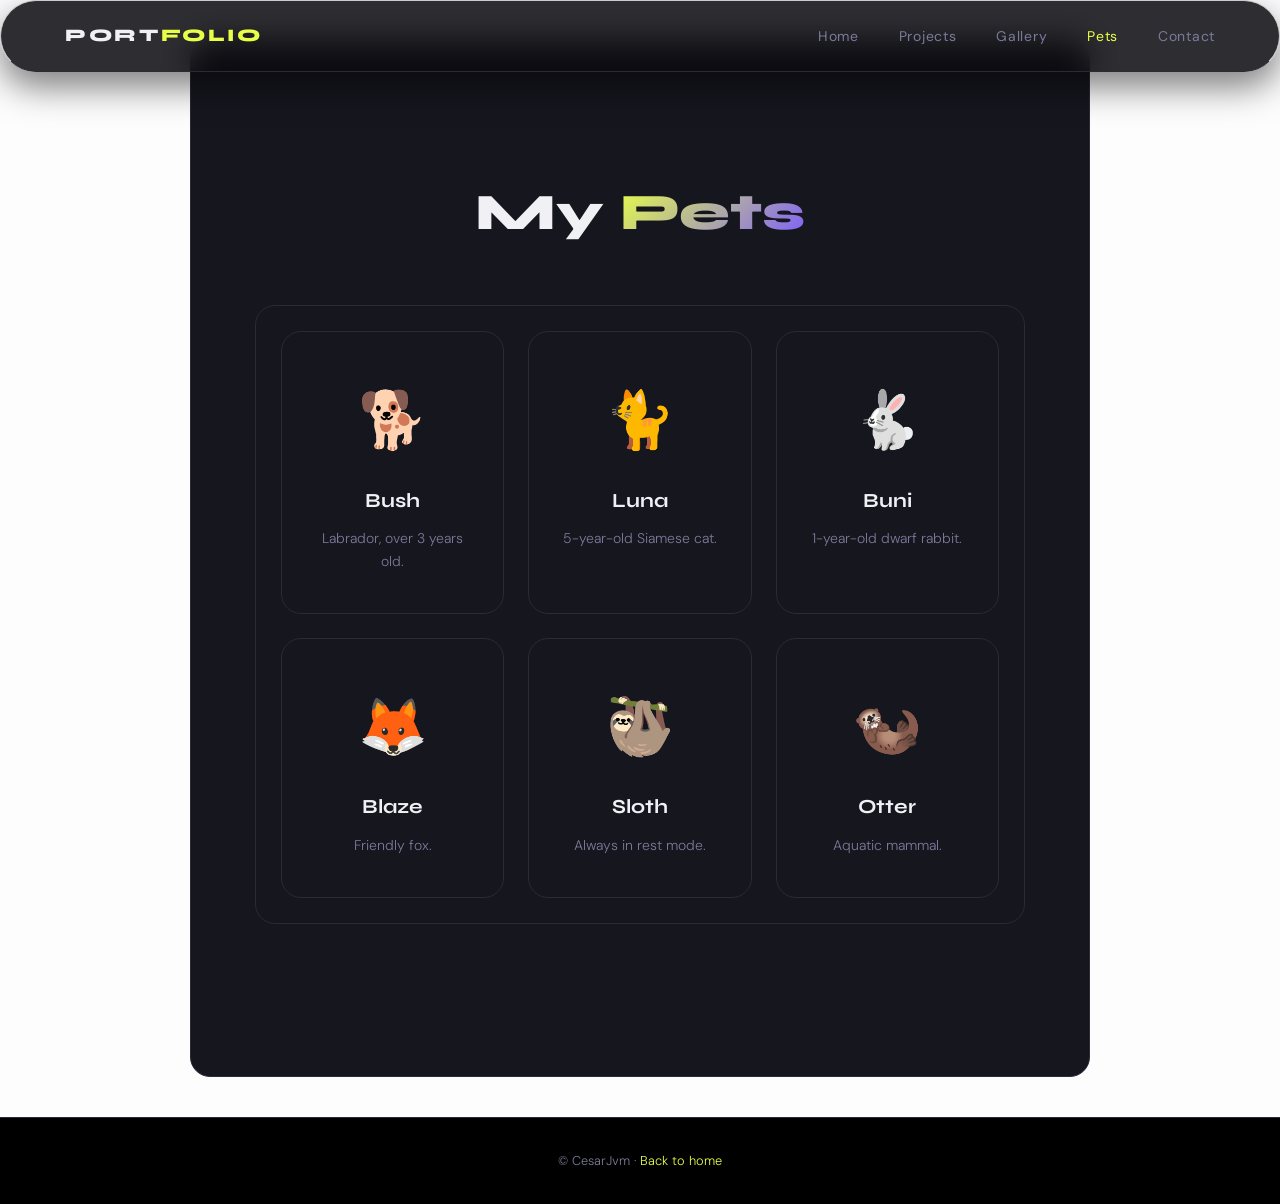
<file: mascotas.html>
<!DOCTYPE html>
<!-- Indicates that we are using HTML5 -->

<html lang="en">
<!-- Document language -->

<head>

  <meta charset="UTF-8" />
  <!-- Allows special characters -->

  <meta name="viewport" content="width=device-width, initial-scale=1.0" />
  <!-- Makes the site responsive -->

  <title>My Pets — Portfolio</title>
  <!-- Tab title -->

  <link rel="stylesheet" href="css/index.css" />
  <!-- CSS file connection -->

  <link rel="preconnect" href="https://fonts.googleapis.com">
  <!-- Optimizes font loading -->

  <link href="https://fonts.googleapis.com/css2?family=Syne:wght@400;700;800&family=DM+Sans&display=swap"
    rel="stylesheet">
  <!-- Imports fonts -->
</head>

<body>

  <!-- ================= NAVBAR ================= -->
  <header id="navbar">
    <!-- Menu container -->

    <h1 class="nav-logo">
      <!-- Site logo -->
      <a href="index.html">PORT<span>FOLIO</span></a>
    </h1>

    <nav>
      <!-- Main navigation -->
      <ul class="nav-links">
        <!-- Links list -->

        <li><a href="index.html#inicio">Home</a></li>
        <li><a href="index.html#proyectos">Projects</a></li>
        <li><a href="index.html#galeria">Gallery</a></li>

        <!-- Current page highlighted -->
        <li><a href="pets.html" style="color:var(--clr-accent)">Pets</a></li>

        <li><a href="index.html#contacto">Contact</a></li>
      </ul>
    </nav>

    <!-- Hamburger button (visible only on mobile with CSS) -->
    <button class="menu-toggle" id="menuToggle" aria-label="Menu">
      <span></span><span></span><span></span>
      <!-- Each span is a line of the icon -->
    </button>
  </header>

  <!-- ================= MAIN CONTENT ================= -->
  <main>

    <section class="section" style="padding-top:9rem">
      <!-- Main section -->

      <header class="section-header">
        <!-- Header -->
        <h2>My <em>Pets</em></h2>
      </header>

      <!-- CARDS GRID -->
      <section class="mascotas-grid">

        <article class="mascota-card">
          <span class="mascota-emoji">🐕</span>
          <h3>Bush</h3>
          <p>Labrador, over 3 years old.</p>
        </article>

        <article class="mascota-card">
          <span class="mascota-emoji">🐈</span>
          <h3>Luna</h3>
          <p>5-year-old Siamese cat.</p>
        </article>

        <article class="mascota-card">
          <span class="mascota-emoji">🐇</span>
          <h3>Buni</h3>
          <p>1-year-old dwarf rabbit.</p>
        </article>

        <article class="mascota-card">
          <span class="mascota-emoji">🦊</span>
          <h3>Blaze</h3>
          <p>Friendly fox.</p>
        </article>

        <article class="mascota-card">
          <span class="mascota-emoji">🦥</span>
          <h3>Sloth</h3>
          <p>Always in rest mode.</p>
        </article>

        <article class="mascota-card">
          <span class="mascota-emoji">🦦</span>
          <h3>Otter</h3>
          <p>Aquatic mammal.</p>
        </article>

      </section>

    </section>

  </main>

  <!-- ================= FOOTER ================= -->
  <footer class="footer">
    <p>
      © CesarJvm · 
      <a href="index.html" style="color:var(--clr-accent)">Back to home</a>
    </p>
  </footer>

  <!-- ================= JAVASCRIPT ================= -->
  <script defer src="js/script.js"></script>
  <!-- Hamburger menu script -->

</body>
</html>
</file>
<file: css/index.css>
@import url(body.css);
@import url(footer.css);
@import url(mascotas.css);
@import url(navbar.css);
@import url(proyecto.css);
@import url(reset.css);
@import url(secciones.css);
@import url(style.css);
</file>
